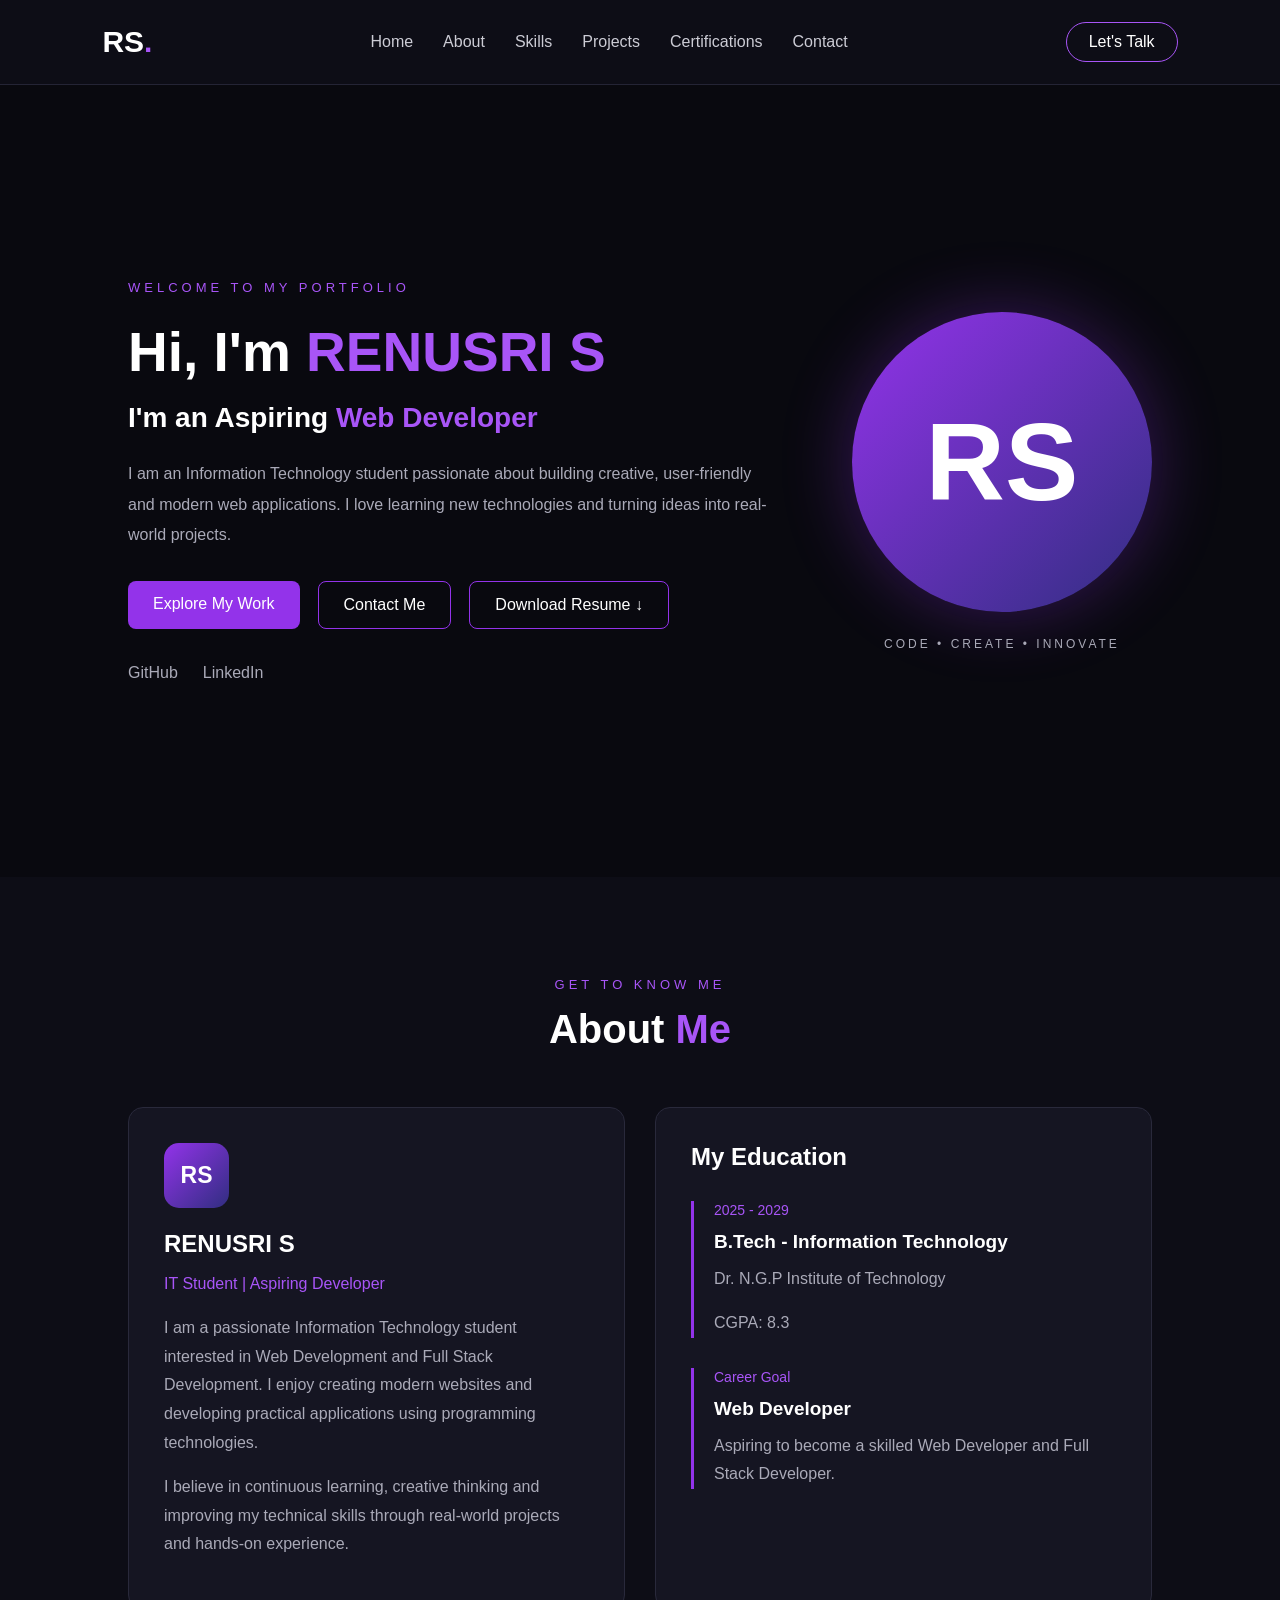
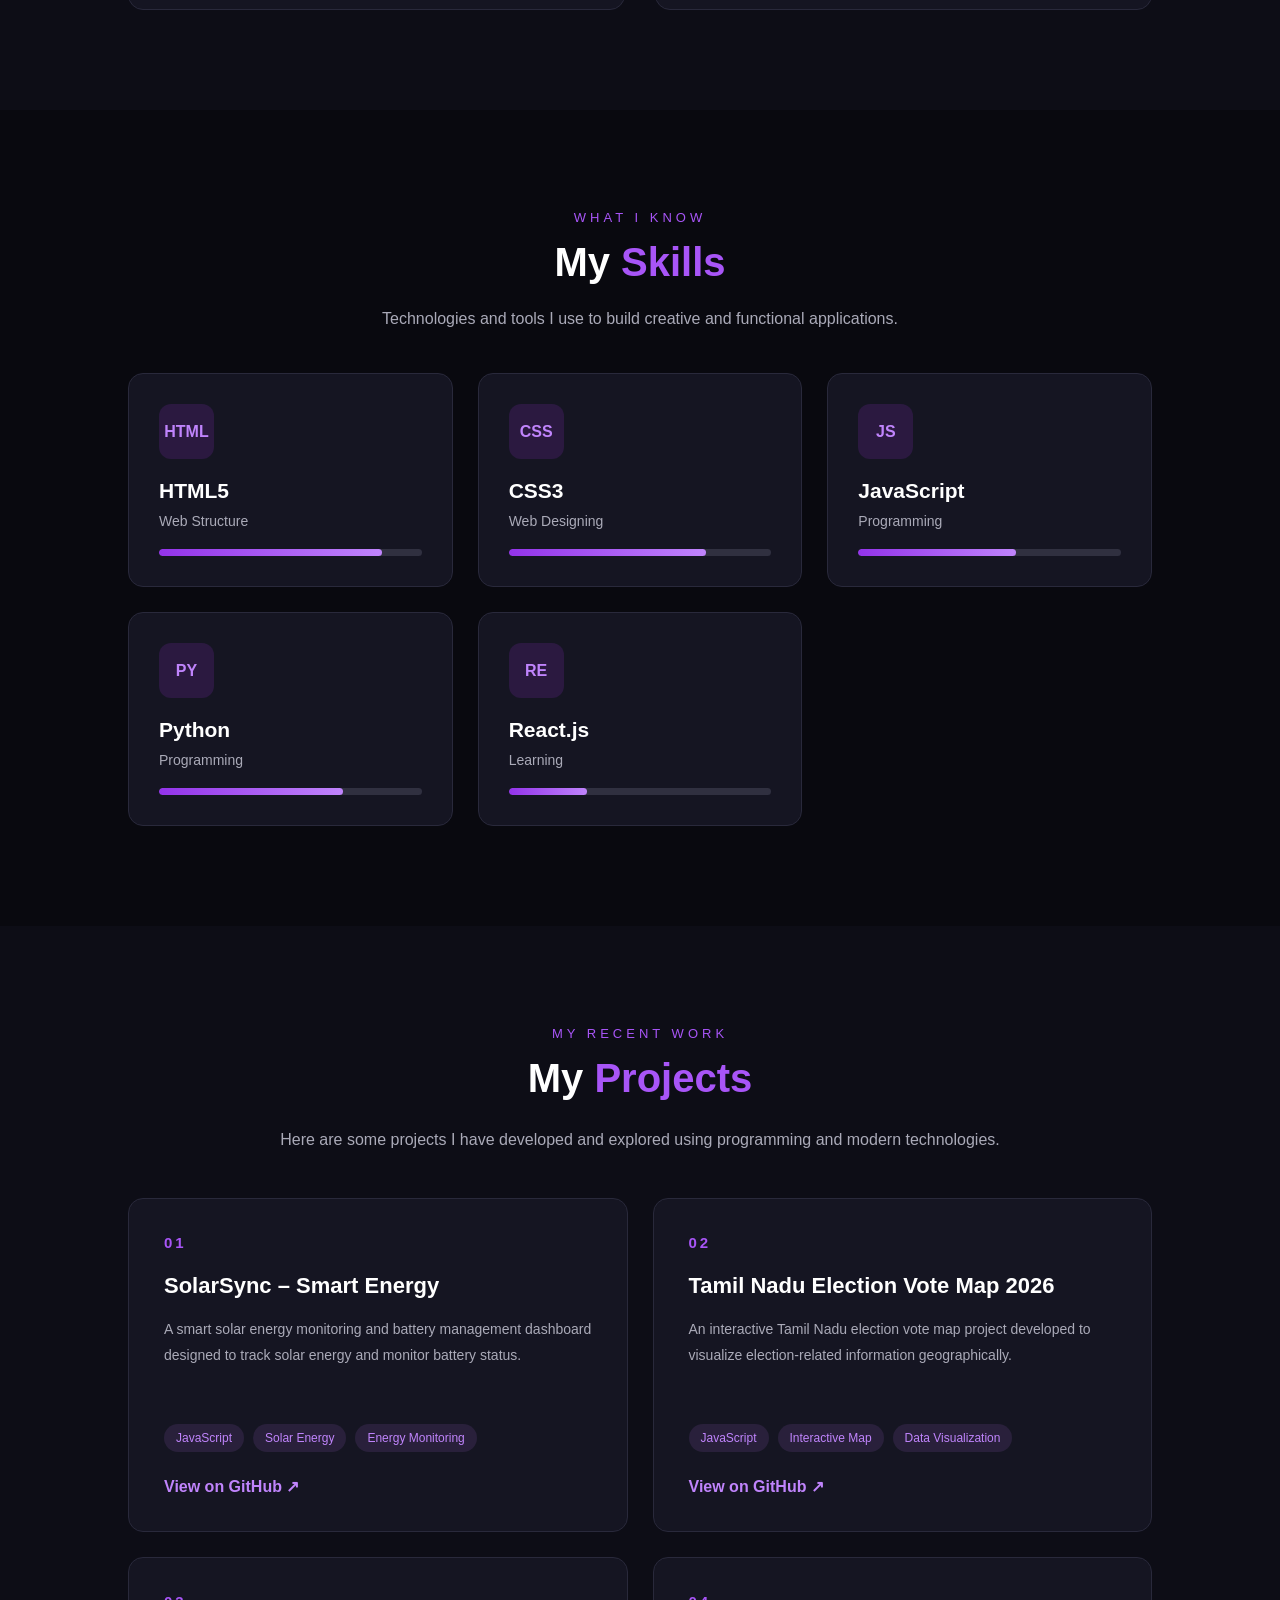
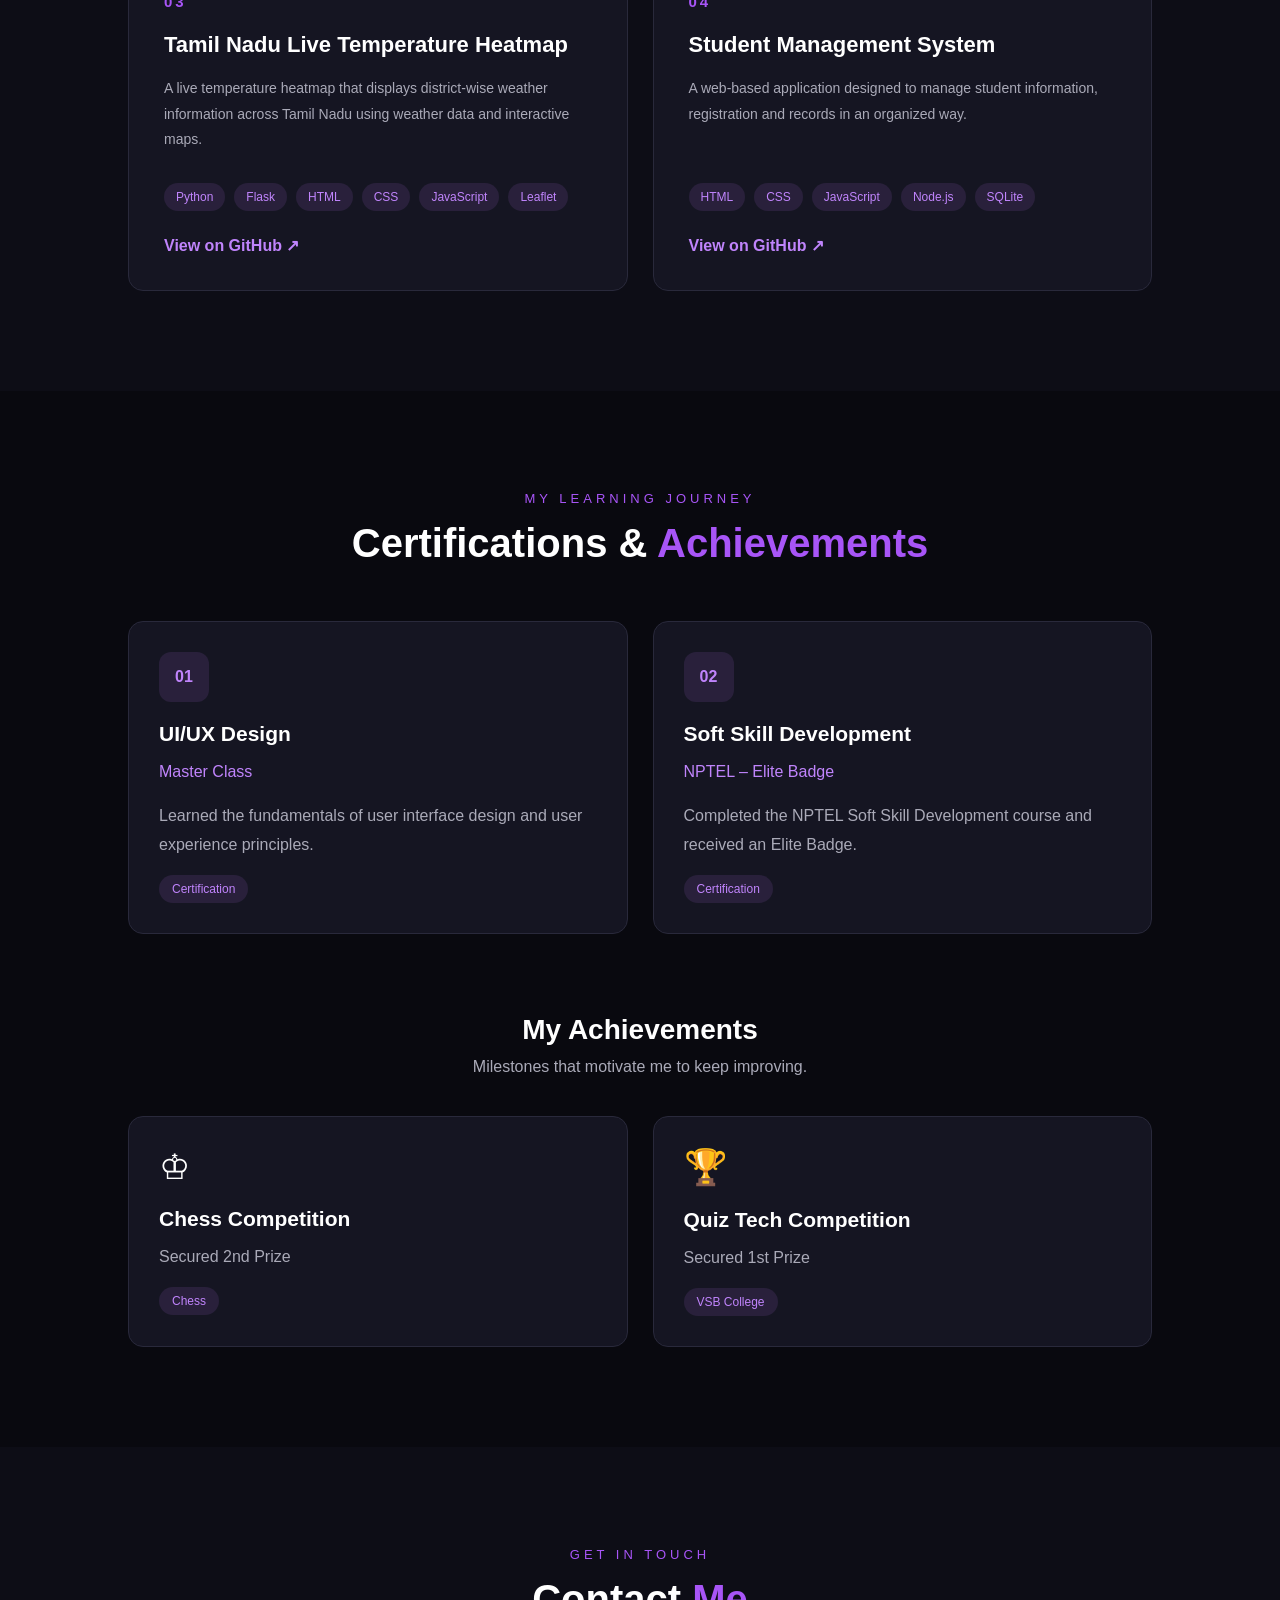
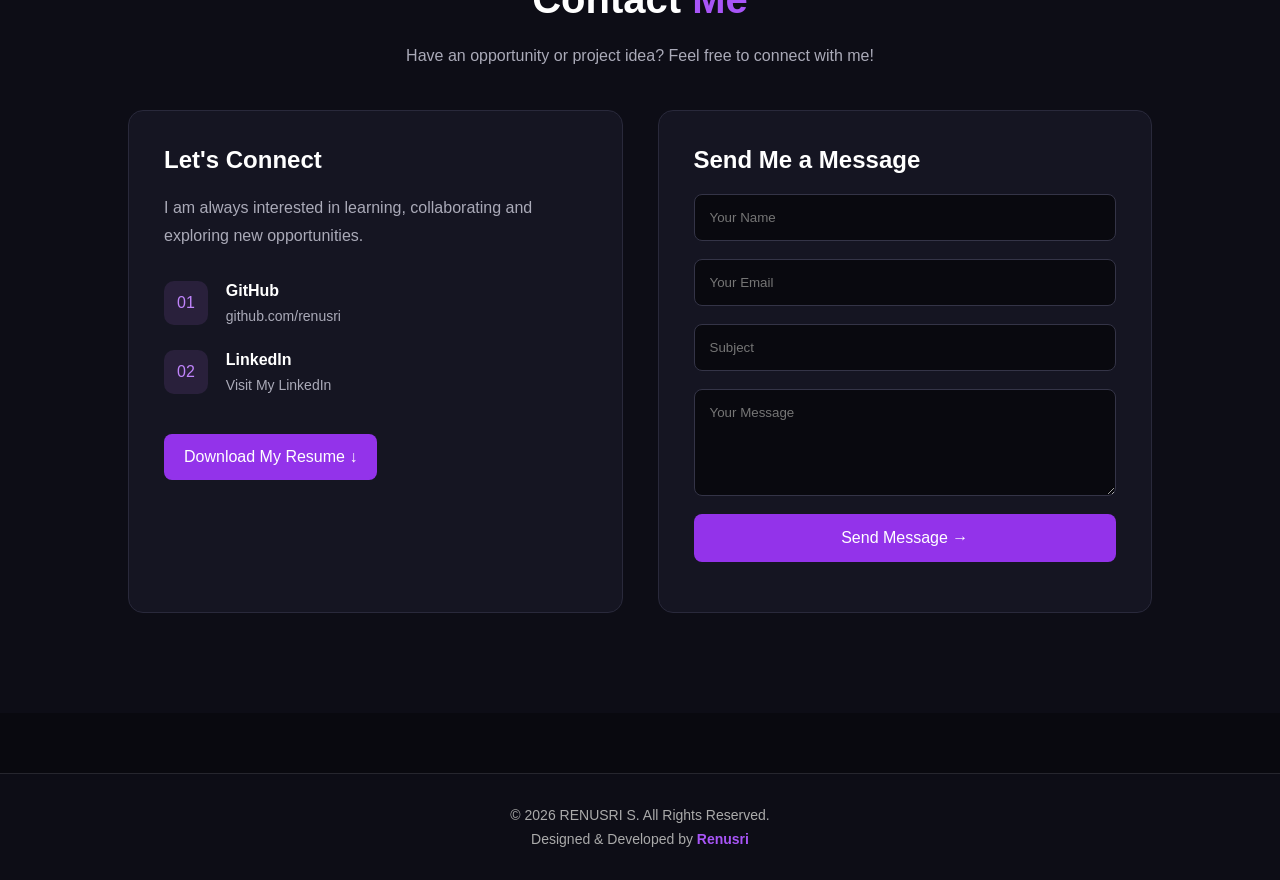
<file: index.html>
<!DOCTYPE html>
<html lang="en">
<head>
    <meta charset="UTF-8">
    <meta name="viewport" content="width=device-width, initial-scale=1.0">
    <title>RENUSRI S | Developer Portfolio</title>
    <link rel="icon" type="image/png" href="assets/favicon.png">

    <!-- SEO Meta Tags -->

    <meta name="description"
    content="RENUSRI S is an aspiring Web Developer and B.Tech IT student from Coimbatore. Explore her projects, technical skills and achievements.">

    <meta name="keywords"
    content="Renusri S, Web Developer, Portfolio, HTML, CSS, JavaScript, Python, Full Stack Developer">

    <meta name="author" content="RENUSRI S">

    <meta name="robots" content="index, follow">

    <meta property="og:title" content="RENUSRI S | Developer Portfolio">

    <meta property="og:description"
    content="Explore my web development projects, skills and achievements.">

    <meta property="og:url"
    content="https://25it082-bit.github.io/renusri-portfolio/">

    <meta property="og:type" content="website">


    <link rel="stylesheet" href="style.css">
</head>
<body>

    <!-- Navigation Bar -->
    <header>
        <nav class="navbar">
            <a href="#" class="logo">RS<span>.</span></a>

            <ul class="nav-links">
                <li><a href="#home">Home</a></li>
                <li><a href="#about">About</a></li>
                <li><a href="#skills">Skills</a></li>
                <li><a href="#projects">Projects</a></li>
                <a href="#certifications">Certifications</a>
                <li><a href="#contact">Contact</a></li>
            </ul>

            <a href="#contact" class="nav-btn">Let's Talk</a>
        </nav>
    </header>

    <!-- Home Section -->
    <section class="hero" id="home">

        <div class="hero-content">

            <p class="welcome">WELCOME TO MY PORTFOLIO</p>

            <h1>Hi, I'm <span>RENUSRI S</span></h1>

            <h2>I'm an Aspiring
                <span id="typing"></span>
            </h2>

            <p class="description">
                I am an Information Technology student passionate
                about building creative, user-friendly and modern
                web applications. I love learning new technologies
                and turning ideas into real-world projects.
            </p>

            <div class="hero-buttons">
                <a href="#projects" class="primary-btn">
                    Explore My Work
                </a>

                <a href="#contact" class="secondary-btn">
                    Contact Me
                </a>
                <a href="assets/resume/RENUSRI S - Resume.pdf"
                    download class="secondary-btn">
                    Download Resume ↓
                </a>
            </div>

            <div class="social-links">
                <a href="https://github.com/25it082-bit" target="_blank">GitHub</a>
                <a href="https://linkedin.com/in/renusri-s-95b370380"
                   target="_blank">LinkedIn</a>
            </div>

        </div>

        <div class="hero-design">
            <div class="circle">
                <div class="initials">RS</div>
            </div>
            <p>CODE • CREATE • INNOVATE</p>
        </div>

    </section>

<!-- About Section -->
    <section class="about" id="about">

        <div class="section-heading">
            <p>GET TO KNOW ME</p>
            <h2>About <span>Me</span></h2>
        </div>

        <div class="about-container">

            <div class="about-card">
                <div class="about-icon">RS</div>
                <h3>RENUSRI S</h3>
                <p class="role">IT Student | Aspiring Developer</p>

                <p>
                    I am a passionate Information Technology student
                    interested in Web Development and Full Stack Development.
                    I enjoy creating modern websites and developing
                    practical applications using programming technologies.
                </p>

                <p>
                    I believe in continuous learning, creative thinking
                    and improving my technical skills through real-world
                    projects and hands-on experience.
                </p>
            </div>

            <div class="education-card">
                <h3>My Education</h3>

                <div class="education-item">
                    <span class="year">2025 - 2029</span>
                    <h4>B.Tech - Information Technology</h4>
                    <p>Dr. N.G.P Institute of Technology</p>
                    <p>CGPA: 8.3</p>
                </div>

                <div class="education-item">
                    <span class="year">Career Goal</span>
                    <h4>Web Developer</h4>
                    <p>
                        Aspiring to become a skilled Web Developer
                        and Full Stack Developer.
                    </p>
                </div>
            </div>

        </div>

    </section>

<!-- Skills Section -->
    <section class="skills" id="skills">

        <div class="section-heading">
            <p>WHAT I KNOW</p>
            <h2>My <span>Skills</span></h2>
        </div>

        <p class="skills-intro">
            Technologies and tools I use to build creative
            and functional applications.
        </p>

        <div class="skills-container">

            <div class="skill-card">
                <div class="skill-icon">HTML</div>
                <h3>HTML5</h3>
                <p>Web Structure</p>
                <div class="progress">
                    <div class="progress-bar" style="--level: 85%"></div>
                </div>
            </div>

            <div class="skill-card">
                <div class="skill-icon">CSS</div>
                <h3>CSS3</h3>
                <p>Web Designing</p>
                <div class="progress">
                    <div class="progress-bar" style="--level: 75%"></div>
                </div>
            </div>

            <div class="skill-card">
                <div class="skill-icon">JS</div>
                <h3>JavaScript</h3>
                <p>Programming</p>
                <div class="progress">
                    <div class="progress-bar" style="--level: 60%"></div>
                </div>
            </div>

            <div class="skill-card">
                <div class="skill-icon">PY</div>
                <h3>Python</h3>
                <p>Programming</p>
                <div class="progress">
                    <div class="progress-bar" style="--level: 70%"></div>
                </div>
            </div>

            <div class="skill-card">
                <div class="skill-icon">RE</div>
                <h3>React.js</h3>
                <p>Learning</p>
                <div class="progress">
                    <div class="progress-bar" style="--level: 30%"></div>
                </div>
            </div>

        </div>

    </section>


    <!-- Projects Section -->

    <section class="projects" id="projects">

        <div class="section-heading">
            <p>MY RECENT WORK</p>
            <h2>My <span>Projects</span></h2>
        </div>

        <p class="projects-intro">
            Here are some projects I have developed and explored
            using programming and modern technologies.
        </p>

        <div class="projects-container">

            <!-- Project 1 -->
            <div class="project-card">
                <div class="project-number">01</div>
                <h3>SolarSync – Smart Energy</h3>
                <p>
                    A smart solar energy monitoring and battery
                    management dashboard designed to track
                    solar energy and monitor battery status.
                </p>
                <div class="project-tags">
                    <span>JavaScript</span>
                    <span>Solar Energy</span>
                    <span>Energy Monitoring</span>
                </div>
                <a href="https://github.com/25it082-bit/SolarSync-Smart-Energy"
                target="_blank" rel="noopener noreferrer"
                class="project-link">
                    View on GitHub ↗
                </a>
            </div>

            <!-- Project 2 -->
            <div class="project-card">
                <div class="project-number">02</div>
                <h3>Tamil Nadu Election Vote Map 2026</h3>
                <p>
                    An interactive Tamil Nadu election vote map
                    project developed to visualize election-related
                    information geographically.
                </p>
                <div class="project-tags">
                    <span>JavaScript</span>
                    <span>Interactive Map</span>
                    <span>Data Visualization</span>
                </div>
                <a href="https://github.com/25it082-bit/tamil-nadu-election-vote-map-2026"
                target="_blank" rel="noopener noreferrer"
                class="project-link">
                    View on GitHub ↗
                </a>
            </div>

            <!-- Project 3 -->
            <div class="project-card">
                <div class="project-number">03</div>
                <h3>Tamil Nadu Live Temperature Heatmap</h3>
                <p>
                    A live temperature heatmap that displays
                    district-wise weather information across
                    Tamil Nadu using weather data and interactive maps.
                </p>
                <div class="project-tags">
                    <span>Python</span>
                    <span>Flask</span>
                    <span>HTML</span>
                    <span>CSS</span>
                    <span>JavaScript</span>
                    <span>Leaflet</span>
                </div>
                <a href="https://github.com/25it082-bit/tamil-nadu-live-temperature-heatmap"
                target="_blank" rel="noopener noreferrer"
                class="project-link">
                    View on GitHub ↗
                </a>
            </div>

            <!-- Project 4 -->
            <div class="project-card">
                <div class="project-number">04</div>
                <h3>Student Management System</h3>
                <p>
                    A web-based application designed to manage
                    student information, registration and records
                    in an organized way.
                </p>
                <div class="project-tags">
                    <span>HTML</span>
                    <span>CSS</span>
                    <span>JavaScript</span>
                    <span>Node.js</span>
                    <span>SQLite</span>
                </div>
                <a href="https://github.com/25it082-bit/student-management-system"
                target="_blank" rel="noopener noreferrer"
                class="project-link">
                    View on GitHub ↗
                </a>
            </div>

        </div>

    </section>



    <!-- Certifications Section -->
    <section class="certifications" id="certifications">

        <div class="section-heading">
            <p>MY LEARNING JOURNEY</p>
            <h2>Certifications & <span>Achievements</span></h2>
        </div>

        <div class="cert-container">

            <div class="cert-card">
                <div class="cert-icon">01</div>
                <h3>UI/UX Design</h3>
                <p class="cert-type">Master Class</p>
                <p>
                    Learned the fundamentals of user interface
                    design and user experience principles.
                </p>
                <span class="cert-label">Certification</span>
            </div>

            <div class="cert-card">
                <div class="cert-icon">02</div>
                <h3>Soft Skill Development</h3>
                <p class="cert-type">NPTEL – Elite Badge</p>
                <p>
                    Completed the NPTEL Soft Skill Development
                    course and received an Elite Badge.
                </p>
                <span class="cert-label">Certification</span>
            </div>

        </div>

        <div class="achievement-heading">
            <h3>My Achievements</h3>
            <p>Milestones that motivate me to keep improving.</p>
        </div>

        <div class="achievement-container">

            <div class="achievement-card">
                <div class="trophy">♔</div>
                <h3>Chess Competition</h3>
                <p>Secured 2nd Prize</p>
                <span>Chess</span>
            </div>

            <div class="achievement-card">
                <div class="trophy">🏆</div>
                <h3>Quiz Tech Competition</h3>
                <p>Secured 1st Prize</p>
                <span>VSB College</span>
            </div>

        </div>

    </section>

    <!-- Contact Section -->
    <section class="contact" id="contact">

        <div class="section-heading">
            <p>GET IN TOUCH</p>
            <h2>Contact <span>Me</span></h2>
        </div>

        <p class="contact-intro">
            Have an opportunity or project idea?
            Feel free to connect with me!
        </p>

        <div class="contact-container">

            <div class="contact-info">

                <h3>Let's Connect</h3>

                <p>
                    I am always interested in learning,
                    collaborating and exploring new opportunities.
                </p>

                <div class="contact-item">
                    <span>01</span>
                    <div>
                        <h4>GitHub</h4>
                        <a href="https://github.com/renusri"
                        target="_blank">
                            github.com/renusri
                        </a>
                    </div>
                </div>

                <div class="contact-item">
                    <span>02</span>
                    <div>
                        <h4>LinkedIn</h4>
                        <a href="https://linkedin.com/in/renusri-s-95b370380"
                        target="_blank">
                            Visit My LinkedIn
                        </a>
                    </div>
                </div>

                <a href="assets/resume/RENUSRI S - Resume.pdf"
                download class="resume-btn">
                    Download My Resume ↓
                </a>

            </div>

            <div class="contact-form">

                <h3>Send Me a Message</h3>

                <form id="contactForm">

                    <input type="text"
                        id="name"
                        placeholder="Your Name"
                        required>

                    <input type="email"
                        id="email"
                        placeholder="Your Email"
                        required>

                    <input type="text"
                        id="subject"
                        placeholder="Subject"
                        required>

                    <textarea id="message"
                            placeholder="Your Message"
                            rows="5"
                            required></textarea>

                    <button type="submit">
                        Send Message →
                    </button>

                </form>

                <p id="formStatus"></p>

            </div>

        </div>

    </section>



    <script src="script.js"></script>

    <!-- Footer Section -->
    <footer class="footer">
        <p>© 2026 RENUSRI S. All Rights Reserved.</p>
        <p>Designed & Developed by <span>Renusri</span></p>
    </footer>


</body>
</html>
</file>
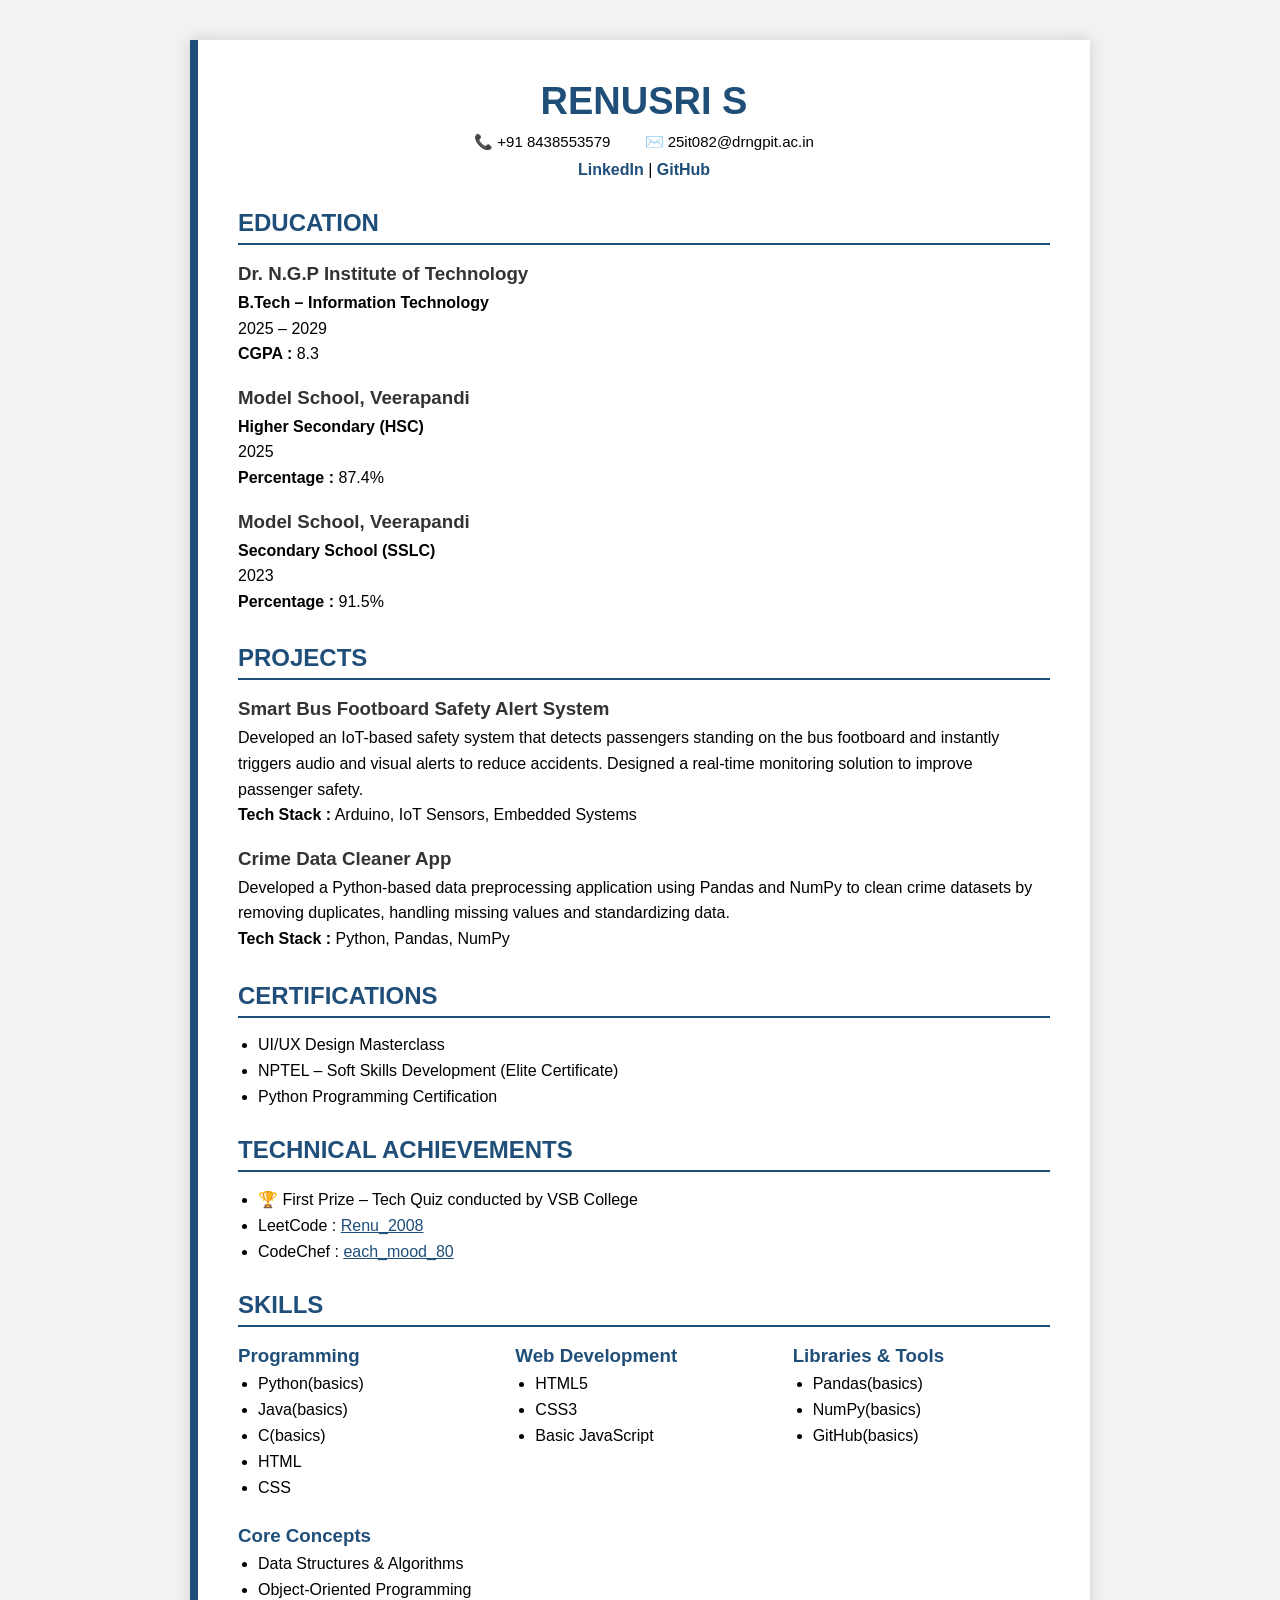
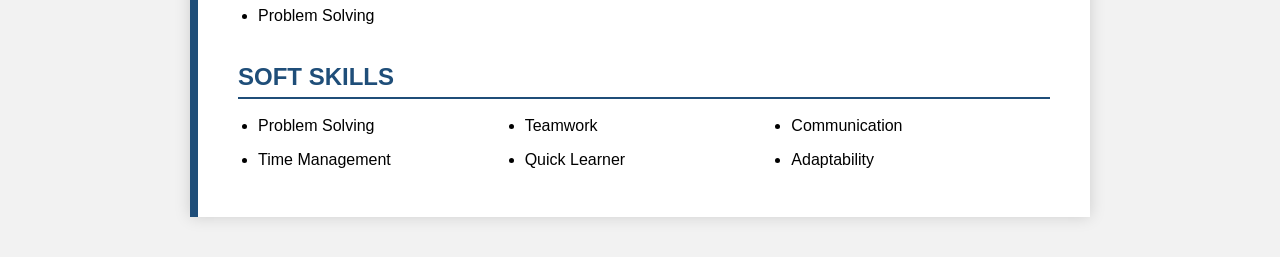
<file: assets/RENUSRI_ RESUME/index.html>
<!DOCTYPE html>
<html lang="en">
<head>
    <meta charset="UTF-8">
    <meta name="viewport" content="width=device-width, initial-scale=1.0">
    <title>RENUSRI S - Resume</title>
    <link rel="stylesheet" href="style.css">
</head>
<body>

<div class="resume">

    <!-- Header -->
    <header>
        <h1>RENUSRI S</h1>

        <div class="contact">
            <span>📞 +91 8438553579</span>
            <span>✉️ 25it082@drngpit.ac.in</span>
        </div>

        <div class="links">
            <a href="https://www.linkedin.com/in/renusri-s-95b370380" target="_blank">LinkedIn</a>
            |
            <a href="https://github.com/renusri" target="_blank">GitHub</a>
        </div>

    </header>

    <!-- Education -->

    <section>

        <h2>Education</h2>

        <div class="item">
            <h3>Dr. N.G.P Institute of Technology</h3>
            <p><strong>B.Tech – Information Technology</strong></p>
            <p>2025 – 2029</p>
            <p><strong>CGPA :</strong> 8.3</p>
        </div>

        <div class="item">
            <h3>Model School, Veerapandi</h3>
            <p><strong>Higher Secondary (HSC)</strong></p>
            <p>2025</p>
            <p><strong>Percentage :</strong> 87.4%</p>
        </div>

        <div class="item">
            <h3>Model School, Veerapandi</h3>
            <p><strong>Secondary School (SSLC)</strong></p>
            <p>2023</p>
            <p><strong>Percentage :</strong> 91.5%</p>
        </div>

    </section>

    <!-- Projects -->

    <section>

        <h2>Projects</h2>

        <div class="item">

            <h3>Smart Bus Footboard Safety Alert System</h3>

            <p>
                Developed an IoT-based safety system that detects passengers
                standing on the bus footboard and instantly triggers audio and
                visual alerts to reduce accidents. Designed a real-time
                monitoring solution to improve passenger safety.
            </p>

            <p><strong>Tech Stack :</strong> Arduino, IoT Sensors, Embedded Systems</p>

        </div>

        <div class="item">

            <h3>Crime Data Cleaner App</h3>

            <p>
                Developed a Python-based data preprocessing application
                using Pandas and NumPy to clean crime datasets by removing
                duplicates, handling missing values and standardizing data.
            </p>

            <p><strong>Tech Stack :</strong> Python, Pandas, NumPy</p>

        </div>

    </section>

    <!-- Certifications -->

    <section>

        <h2>Certifications</h2>

        <ul>
            <li>UI/UX Design Masterclass</li>
            <li>NPTEL – Soft Skills Development (Elite Certificate)</li>
            <li>Python Programming Certification</li>
        </ul>

    </section>

    <!-- Achievements -->

    <section>

        <h2>Technical Achievements</h2>

        <ul>
            <li>🏆 First Prize – Tech Quiz conducted by VSB College</li>
            <li>
                LeetCode :
                <a href="https://leetcode.com/u/Renu_2008/" target="_blank">
                    Renu_2008
                </a>
            </li>

            <li>
                CodeChef :
                <a href="https://www.codechef.com/users/each_mood_80" target="_blank">
                    each_mood_80
                </a>
            </li>

        </ul>

    </section>

    <!-- Skills -->

    <section>

        <h2>Skills</h2>

        <div class="skills">

            <div>
                <h3>Programming</h3>
                <ul>
                    <li>Python(basics)</li>
                    <li>Java(basics)</li>
                    <li>C(basics)</li> 
                    <li>HTML</li>
                    <li>CSS</li>
                </ul>
            </div>

            <div>
                <h3>Web Development</h3>
                <ul>
                    <li>HTML5</li>
                    <li>CSS3</li>
                    <li>Basic JavaScript</li>
                </ul>
            </div>

            <div>
                <h3>Libraries & Tools</h3>
                <ul>
                    <li>Pandas(basics)</li>
                    <li>NumPy(basics)</li>
                    <li>GitHub(basics)</li>
                </ul>
            </div>

            <div>
                <h3>Core Concepts</h3>
                <ul>
                    <li>Data Structures & Algorithms</li>
                    <li>Object-Oriented Programming</li>
                    <li>Problem Solving</li>
                </ul>
            </div>

        </div>

    </section>

    <!-- Soft Skills -->

    <section>

        <h2>Soft Skills</h2>

        <ul class="soft">

            <li>Problem Solving</li>
            <li>Teamwork</li>
            <li>Communication</li>
            <li>Time Management</li>
            <li>Quick Learner</li>
            <li>Adaptability</li>

        </ul>

    </section>

</div>

</body>
</html>
</file>
<file: style.css>
* {
    margin: 0;
    padding: 0;
    box-sizing: border-box;
    scroll-behavior: smooth;
}

body {
    font-family: Arial, sans-serif;
    background: #09090f;
    color: #ffffff;
}

/* Navigation */

header {
    width: 100%;
    padding: 22px 8%;
    background: #0d0d16;
    border-bottom: 1px solid #242435;
}

.navbar {
    display: flex;
    align-items: center;
    justify-content: space-between;
}

.logo {
    font-size: 30px;
    font-weight: bold;
    color: white;
    text-decoration: none;
}

.logo span {
    color: #a855f7;
}

.nav-links {
    display: flex;
    gap: 30px;
    list-style: none;
}

.nav-links a {
    color: #ccccd5;
    text-decoration: none;
    transition: 0.3s;
}

.nav-links a:hover {
    color: #a855f7;
}

.nav-btn {
    text-decoration: none;
    color: white;
    border: 1px solid #a855f7;
    padding: 10px 22px;
    border-radius: 25px;
}

/* Hero Section */

.hero {
    min-height: 88vh;
    display: flex;
    align-items: center;
    justify-content: space-between;
    padding: 70px 10%;
    gap: 50px;
}

.hero-content {
    max-width: 650px;
}

.welcome {
    color: #a855f7;
    letter-spacing: 4px;
    font-size: 13px;
    margin-bottom: 25px;
}

.hero h1 {
    font-size: 55px;
    margin-bottom: 18px;
}

.hero h1 span {
    color: #a855f7;
}

.hero h2 {
    font-size: 28px;
    margin-bottom: 25px;
}

#typing {
    color: #a855f7;
}

.description {
    color: #aaaab8;
    font-size: 16px;
    line-height: 1.9;
    margin-bottom: 30px;
}

/* Buttons */

.hero-buttons {
    display: flex;
    gap: 18px;
    flex-wrap: wrap;
}

.primary-btn,
.secondary-btn {
    text-decoration: none;
    padding: 14px 25px;
    border-radius: 8px;
    transition: 0.3s;
}

.primary-btn {
    background: #9333ea;
    color: white;
}

.primary-btn:hover {
    background: #7e22ce;
    transform: translateY(-3px);
}

.secondary-btn {
    border: 1px solid #9333ea;
    color: white;
}

.secondary-btn:hover {
    background: #9333ea;
}

.social-links {
    display: flex;
    gap: 25px;
    margin-top: 35px;
}

.social-links a {
    color: #aaaab8;
    text-decoration: none;
}

.social-links a:hover {
    color: #a855f7;
}

/* Initials Design */

.hero-design {
    text-align: center;
}

.circle {
    width: 300px;
    height: 300px;
    border-radius: 50%;
    background: linear-gradient(135deg, #9333ea, #312e81);
    display: flex;
    align-items: center;
    justify-content: center;
    box-shadow: 0 0 70px #9333ea55;
    animation: floating 3s ease-in-out infinite;
}

.initials {
    font-size: 110px;
    font-weight: bold;
    color: white;
}

.hero-design p {
    margin-top: 25px;
    letter-spacing: 3px;
    color: #aaaab8;
    font-size: 12px;
}

@keyframes floating {
    0%, 100% {
        transform: translateY(0);
    }
    50% {
        transform: translateY(-15px);
    }
}

/* Mobile Responsive */

@media (max-width: 768px) {

    .navbar {
        flex-wrap: wrap;
        gap: 20px;
    }

    .nav-links {
        gap: 15px;
        flex-wrap: wrap;
        order: 3;
        width: 100%;
    }

    .hero {
        flex-direction: column;
        text-align: center;
        padding: 60px 6%;
    }

    .hero h1 {
        font-size: 38px;
    }

    .hero h2 {
        font-size: 22px;
    }

    .hero-buttons,
    .social-links {
        justify-content: center;
    }

    .circle {
        width: 220px;
        height: 220px;
    }

    .initials {
        font-size: 80px;
    }
}

/* About Section */

.about {
    padding: 100px 10%;
    background: #0d0d16;
}

.section-heading {
    text-align: center;
    margin-bottom: 55px;
}

.section-heading p {
    color: #a855f7;
    letter-spacing: 4px;
    font-size: 13px;
    margin-bottom: 15px;
}

.section-heading h2 {
    font-size: 40px;
}

.section-heading h2 span {
    color: #a855f7;
}

.about-container {
    display: grid;
    grid-template-columns: 1fr 1fr;
    gap: 30px;
}

.about-card,
.education-card {
    background: #151522;
    border: 1px solid #29293b;
    padding: 35px;
    border-radius: 15px;
    transition: 0.3s;
}

.about-card:hover,
.education-card:hover {
    border-color: #9333ea;
    transform: translateY(-5px);
}

.about-icon {
    width: 65px;
    height: 65px;
    background: linear-gradient(135deg, #9333ea, #312e81);
    border-radius: 15px;
    display: flex;
    align-items: center;
    justify-content: center;
    font-size: 23px;
    font-weight: bold;
    margin-bottom: 22px;
}

.about-card h3,
.education-card h3 {
    font-size: 24px;
    margin-bottom: 12px;
}

.role {
    color: #a855f7 !important;
    margin-bottom: 20px;
}

.about-card p,
.education-item p {
    color: #aaaab8;
    line-height: 1.8;
    margin-bottom: 15px;
}

.education-item {
    border-left: 3px solid #9333ea;
    padding-left: 20px;
    margin-top: 30px;
}

.year {
    color: #a855f7;
    font-size: 14px;
}

.education-item h4 {
    margin: 12px 0;
    font-size: 19px;
}

@media (max-width: 768px) {
    .about-container {
        grid-template-columns: 1fr;
    }

    .section-heading h2 {
        font-size: 32px;
    }

    .about {
        padding: 70px 6%;
    }
}

/* Skills Section */

.skills {
    padding: 100px 10%;
    background: #09090f;
}

.skills-intro {
    text-align: center;
    color: #aaaab8;
    margin-top: -30px;
    margin-bottom: 45px;
}

.skills-container {
    display: grid;
    grid-template-columns: repeat(3, 1fr);
    gap: 25px;
}

.skill-card {
    background: #151522;
    padding: 30px;
    border: 1px solid #29293b;
    border-radius: 15px;
    transition: 0.3s;
}

.skill-card:hover {
    transform: translateY(-8px);
    border-color: #a855f7;
    box-shadow: 0 0 25px #9333ea22;
}

.skill-icon {
    width: 55px;
    height: 55px;
    background: #2b1940;
    color: #c084fc;
    display: flex;
    align-items: center;
    justify-content: center;
    border-radius: 12px;
    font-weight: bold;
    margin-bottom: 20px;
}

.skill-card h3 {
    font-size: 21px;
    margin-bottom: 10px;
}

.skill-card p {
    color: #aaaab8;
    font-size: 14px;
    margin-bottom: 20px;
}

.progress {
    width: 100%;
    height: 7px;
    background: #303040;
    border-radius: 10px;
    overflow: hidden;
}

.progress-bar {
    width: var(--level);
    height: 100%;
    background: linear-gradient(90deg, #9333ea, #c084fc);
    border-radius: 10px;
}

@media (max-width: 768px) {
    .skills-container {
        grid-template-columns: repeat(2, 1fr);
    }
}

@media (max-width: 480px) {
    .skills-container {
        grid-template-columns: 1fr;
    }
}

/* Projects Section */

.projects {
    padding: 100px 10%;
    background: #0d0d16;
}

.projects-intro {
    text-align: center;
    color: #aaaab8;
    margin-top: -30px;
    margin-bottom: 45px;
    line-height: 1.7;
}

.projects-container {
    display: grid;
    grid-template-columns: repeat(2, 1fr);
    gap: 25px;
}

.project-card {
    position: relative;
    background: #151522;
    border: 1px solid #29293b;
    border-radius: 15px;
    padding: 35px;
    transition: 0.3s;
}

.project-card:hover {
    transform: translateY(-8px);
    border-color: #a855f7;
    box-shadow: 0 10px 35px #9333ea22;
}

.project-number {
    color: #a855f7;
    font-size: 15px;
    font-weight: bold;
    letter-spacing: 3px;
    margin-bottom: 22px;
}

.project-card h3 {
    font-size: 22px;
    margin-bottom: 18px;
}

.project-card p {
    color: #aaaab8;
    line-height: 1.8;
    font-size: 14px;
    min-height: 85px;
    margin-bottom: 22px;
}

.project-tags {
    display: flex;
    flex-wrap: wrap;
    gap: 9px;
    margin-bottom: 25px;
}

.project-tags span {
    background: #29203b;
    color: #c084fc;
    padding: 7px 12px;
    border-radius: 20px;
    font-size: 12px;
}

.project-link {
    color: #c084fc;
    text-decoration: none;
    font-weight: bold;
    display: inline-block;
    transition: 0.3s;
}

.project-link:hover {
    color: white;
    transform: translateX(5px);
}

@media (max-width: 768px) {
    .projects-container {
        grid-template-columns: 1fr;
    }

    .projects {
        padding: 70px 6%;
    }
}

/* Certifications Section */

.certifications {
    padding: 100px 10%;
    background: #09090f;
}

.cert-container,
.achievement-container {
    display: grid;
    grid-template-columns: repeat(2, 1fr);
    gap: 25px;
    margin-top: 40px;
}

.cert-card,
.achievement-card {
    background: #151522;
    border: 1px solid #29293b;
    border-radius: 15px;
    padding: 30px;
    transition: 0.3s;
}

.cert-card:hover,
.achievement-card:hover {
    border-color: #a855f7;
    transform: translateY(-6px);
}

.cert-icon {
    width: 50px;
    height: 50px;
    background: #29203b;
    color: #c084fc;
    display: flex;
    align-items: center;
    justify-content: center;
    border-radius: 12px;
    font-weight: bold;
    margin-bottom: 20px;
}

.cert-card h3,
.achievement-card h3 {
    font-size: 21px;
    margin-bottom: 12px;
}

.cert-card p,
.achievement-card p {
    color: #aaaab8;
    line-height: 1.8;
    margin-bottom: 15px;
}

.cert-type {
    color: #c084fc !important;
}

.cert-label,
.achievement-card span {
    display: inline-block;
    background: #29203b;
    color: #c084fc;
    padding: 7px 13px;
    border-radius: 20px;
    font-size: 12px;
}

.achievement-heading {
    text-align: center;
    margin-top: 80px;
}

.achievement-heading h3 {
    font-size: 28px;
    margin-bottom: 12px;
}

.achievement-heading p {
    color: #aaaab8;
}

.trophy {
    font-size: 35px;
    margin-bottom: 20px;
}

@media (max-width: 768px) {
    .cert-container,
    .achievement-container {
        grid-template-columns: 1fr;
    }

    .certifications {
        padding: 70px 6%;
    }
}

/* Contact Section */

.contact {
    padding: 100px 10%;
    background: #0d0d16;
}

.contact-intro {
    text-align: center;
    color: #aaaab8;
    margin-top: -30px;
    margin-bottom: 45px;
}

.contact-container {
    display: grid;
    grid-template-columns: 1fr 1fr;
    gap: 35px;
}

.contact-info,
.contact-form {
    background: #151522;
    border: 1px solid #29293b;
    padding: 35px;
    border-radius: 15px;
}

.contact-info h3,
.contact-form h3 {
    font-size: 24px;
    margin-bottom: 20px;
}

.contact-info > p {
    color: #aaaab8;
    line-height: 1.8;
    margin-bottom: 30px;
}

.contact-item {
    display: flex;
    gap: 18px;
    align-items: center;
    margin-bottom: 25px;
}

.contact-item > span {
    background: #29203b;
    color: #c084fc;
    padding: 13px;
    border-radius: 10px;
}

.contact-item h4 {
    margin-bottom: 7px;
}

.contact-item a {
    color: #aaaab8;
    text-decoration: none;
    font-size: 14px;
}

.contact-item a:hover {
    color: #c084fc;
}

.resume-btn {
    display: inline-block;
    background: #9333ea;
    color: white;
    text-decoration: none;
    padding: 14px 20px;
    border-radius: 8px;
    margin-top: 15px;
}

.contact-form form {
    display: flex;
    flex-direction: column;
    gap: 18px;
}

.contact-form input,
.contact-form textarea {
    width: 100%;
    padding: 15px;
    background: #09090f;
    border: 1px solid #343447;
    border-radius: 8px;
    color: white;
    outline: none;
    font-family: Arial, sans-serif;
}

.contact-form input:focus,
.contact-form textarea:focus {
    border-color: #a855f7;
}

.contact-form button {
    padding: 15px;
    background: #9333ea;
    color: white;
    border: none;
    border-radius: 8px;
    font-size: 16px;
    cursor: pointer;
}

.contact-form button:hover {
    background: #7e22ce;
}

#formStatus {
    color: #c084fc;
    margin-top: 15px;
    font-size: 14px;
}

@media (max-width: 768px) {
    .contact-container {
        grid-template-columns: 1fr;
    }

    .contact {
        padding: 70px 6%;
    }
}

/* Footer Section */

.footer {
    background: #0d0d16;
    text-align: center;
    padding: 25px 15px;
    margin-top: 60px;
    border-top: 1px solid rgba(255, 255, 255, 0.1);
}

.footer p {
    color: #aaa;
    font-size: 14px;
    margin: 8px 0;
}

.footer span {
    color: #a855f7;
    font-weight: bold;
}

/* Scroll Reveal Animation */

.reveal {
    opacity: 0;
    transform: translateY(40px);
    transition: opacity 0.8s ease, transform 0.8s ease;
}

.reveal.active {
    opacity: 1;
    transform: translateY(0);
}


/* Mobile Responsive Design */

@media screen and (max-width: 768px) {

    /* Hero Section */
    .hero {
        flex-direction: column;
        text-align: center;
        padding: 60px 20px;
    }

    .hero-buttons {
        justify-content: center;
        flex-wrap: wrap;
    }

    /* Project Cards */
    .projects-container {
        grid-template-columns: repeat(2, 1fr);
        gap: 20px;
    }

    /* Certifications */
    .cert-container,
    .achievement-container {
        grid-template-columns: repeat(2, 1fr);
    }

    /* Contact Section */
    .contact-container {
        grid-template-columns: 1fr;
        gap: 30px;
    }

}

@media screen and (max-width: 480px) {

    .projects-container,
    .cert-container,
    .achievement-container {
        grid-template-columns: 1fr;
    }

    .hero-buttons {
        flex-direction: column;
        align-items: center;
    }

    .hero-buttons a {
        width: 100%;
        max-width: 250px;
        text-align: center;
    }

    .section-heading h2 {
        font-size: 28px;
    }

    .projects-intro,
    .contact-intro {
        padding: 0 15px;
    }

}
/* Smooth Scrolling */

html {
    scroll-behavior: smooth;
}
</file>
<file: assets/RENUSRI_ RESUME/style.css>
*{
    margin:0;
    padding:0;
    box-sizing:border-box;
    font-family:Arial, Helvetica, sans-serif;
}

body{

    background:#f2f2f2;
    padding:40px;

}

.resume{

    max-width:900px;
    margin:auto;
    background:white;
    padding:40px;
    border-left:8px solid #1f4e79;
    box-shadow:0 0 15px rgba(0,0,0,0.15);

}

header{

    text-align:center;
    margin-bottom:30px;

}

header h1{

    font-size:38px;
    color:#1f4e79;
    margin-bottom:10px;

}

.contact{

    margin-bottom:10px;
    font-size:15px;

}

.contact span{

    margin:0 15px;

}

.links a{

    color:#1f4e79;
    text-decoration:none;
    font-weight:bold;

}

section{

    margin-top:30px;

}

h2{

    color:#1f4e79;
    border-bottom:2px solid #1f4e79;
    padding-bottom:6px;
    margin-bottom:18px;
    text-transform:uppercase;

}

.item{

    margin-bottom:20px;

}

.item h3{

    color:#333;
    margin-bottom:5px;

}

.item p{

    line-height:1.6;

}

ul{

    margin-left:20px;

}

li{

    margin-bottom:8px;

}

.skills{

    display:grid;
    grid-template-columns:repeat(auto-fit,minmax(220px,1fr));
    gap:20px;

}

.skills h3{

    color:#1f4e79;
    margin-bottom:8px;

}

.soft{

    display:grid;
    grid-template-columns:repeat(3,1fr);
    gap:8px;

}

a{

    color:#1f4e79;

}

@media(max-width:700px){

.contact span{

display:block;
margin:8px 0;

}

.soft{

grid-template-columns:1fr;

}

.skills{

grid-template-columns:1fr;

}

}
</file>
